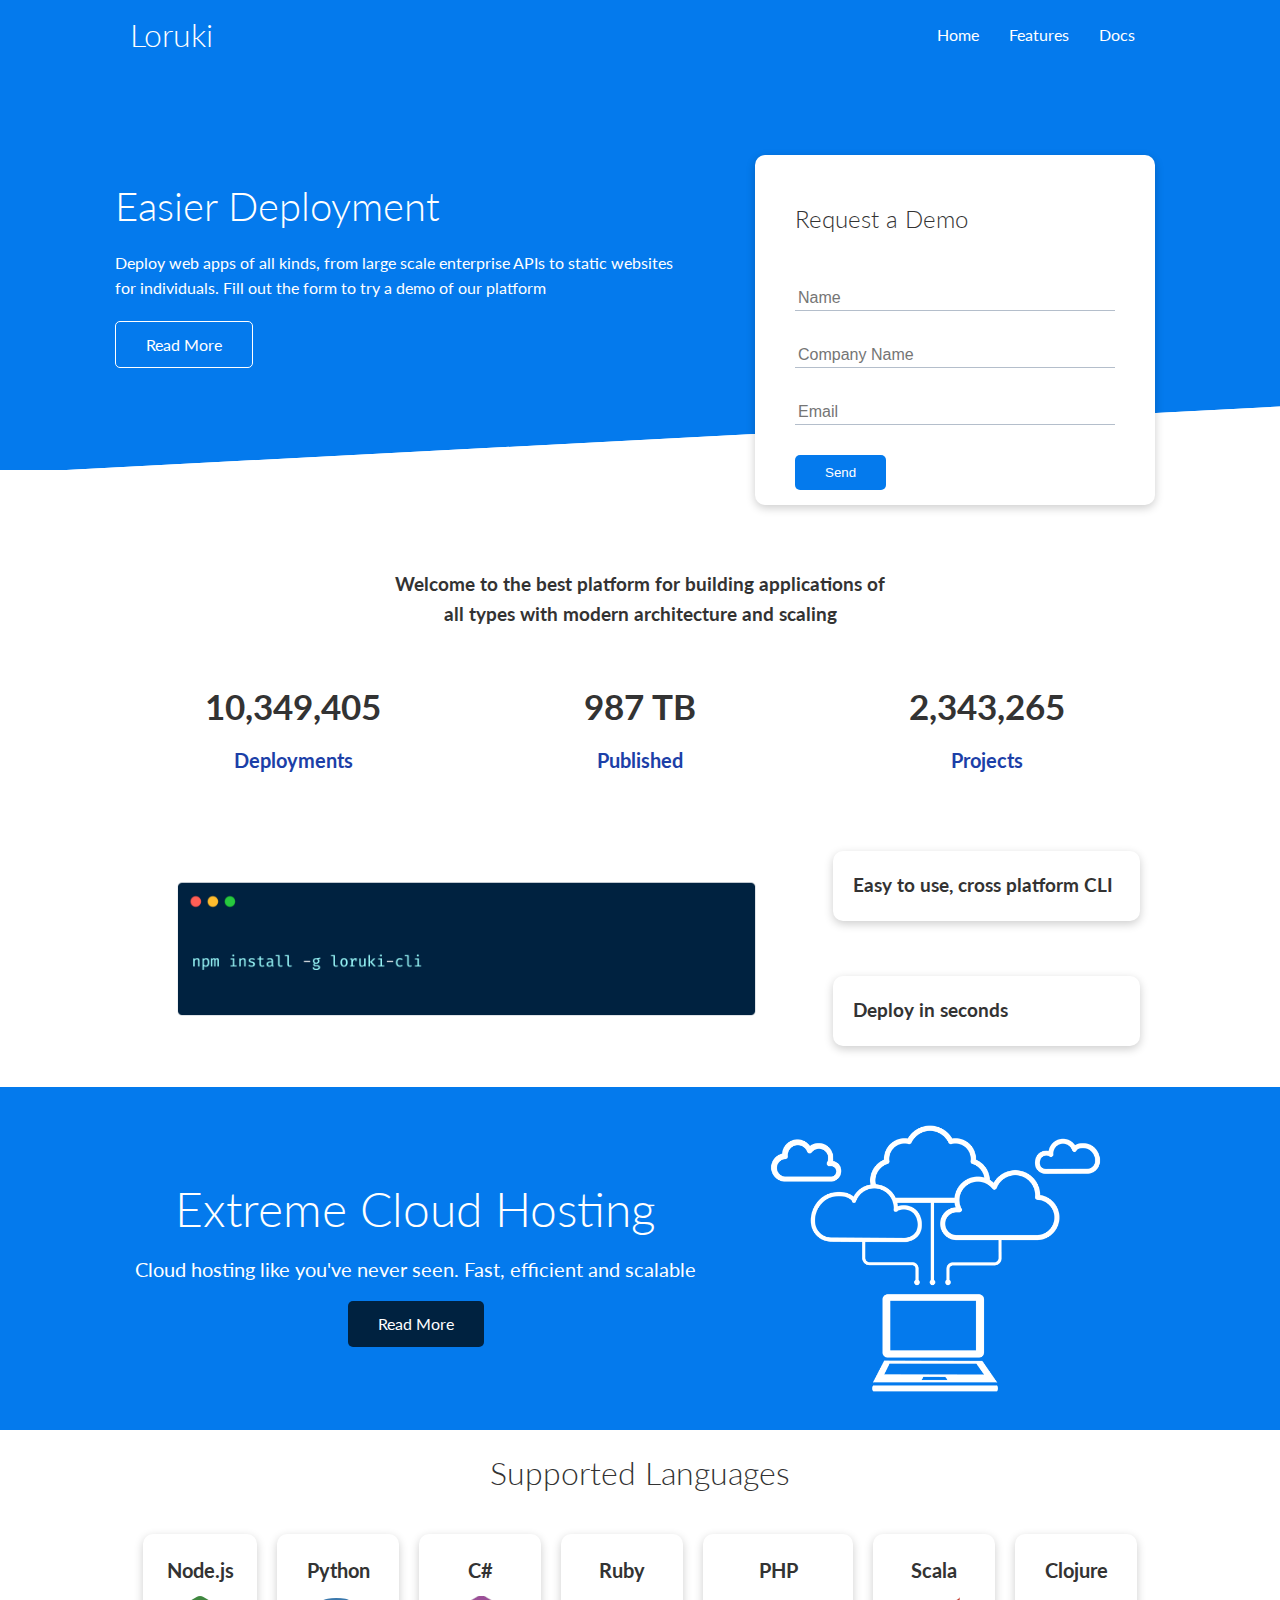
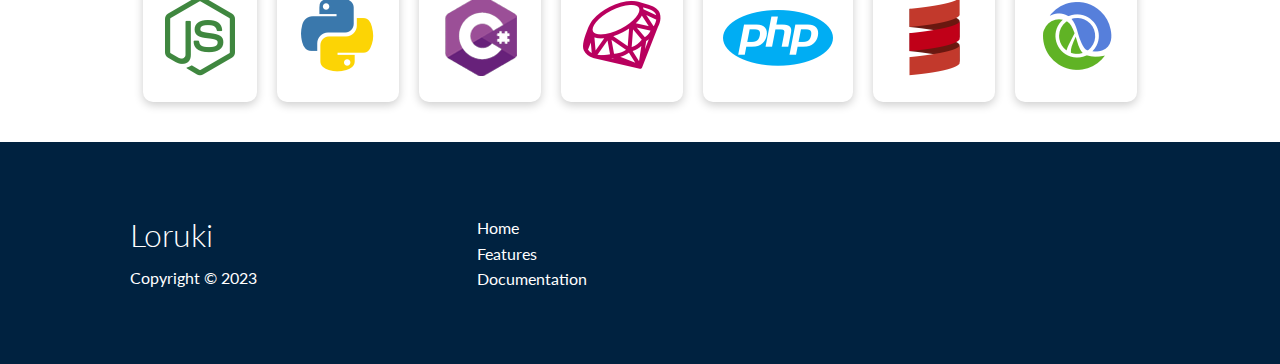
<file: index.html>
<!DOCTYPE html>
<html lang="en">
<head>
    <meta charset="UTF-8">
    <meta http-equiv="X-UA-Compatible" content="IE=edge">
    <meta name="viewport" content="width=device-width, initial-scale=1.0">
    <link rel="stylesheet" href="https://cdnjs.cloudflare.com/ajax/libs/font-awesome/6.4.0/css/all.min.css" integrity="sha512-iecdLmaskl7CVkqkXNQ/ZH/XLlvWZOJyj7Yy7tcenmpD1ypASozpmT/E0iPtmFIB46ZmdtAc9eNBvH0H/ZpiBw==" crossorigin="anonymous" referrerpolicy="no-referrer" />
    <link rel="stylesheet" href="css/utilities.css">
    <link rel="stylesheet" href="css/style.css">
    <title>Loruki | Cloud Hosting For Everyone</title>
</head>
<body>
    <!-- Navbar-->
    <div class="navbar">
        <div class="container flex">
            <h1 class="logo">Loruki</h1>
            <nav>
                <ul>
                    <li><a href="index.html">Home</a></li>
                    <li><a href="features.html">Features</a></li>
                    <li><a href="docs.html">Docs</a></li>
                </ul>
            </nav>
        </div>
    </div>

    <!-- Showcase-->
    <section class="showcase">
        <div class="container grid">
            <div class="showcase-text">
                <h1>Easier Deployment</h1>
                <p>Deploy web apps of all kinds, from large scale enterprise APIs to static websites for individuals. Fill out the form to try a demo of our platform</p>
                <a href="features.html" class="btn btn-outline">Read More</a>
            </div>

            <div class="showcase-form card">
                <h2>Request a Demo</h2>
                <form name="contact" method="POST" netlify-honeypot="bot-field" data-netlify="true">
                    <input type="hidden" name="form-name" value="contact">
                    <p class="hidden">
                        <label>
                          Don't fill this out if you're human: <input name="bot-field" />
                        </label>
                      </p>
                    <div class="form-control">
                        <input type="text" name="name" placeholder="Name" required>
                    </div>
                    <div class="form-control">
                        <input type="text" name="company" placeholder="Company Name" required>
                    </div>
                    <div class="form-control">
                        <input type="email" name="email" placeholder="Email" required>
                    </div>
                    <input type="submit" value="Send" class="btn btn-primary">
                </form>
                
            </div>
        </div>
    </section>

    <!-- Stats -->
    <section class="stats">
        <div class="container">
            <h3 class="stats-heading text-center my-1">
                Welcome to the best platform for building applications of all types with modern architecture and scaling
            </h3>

            <div class="grid grid-3 text-center my-4">
                <div>
                    <i class="fas fa-server fa-3x"></i>
                    <h3>10,349,405</h3>
                    <p class="text-secondary">Deployments</p>  
                </div>
                <div>
                    <i class="fas fa-upload fa-3x"></i>
                    <h3>987 TB</h3>
                    <p class="text-secondary">Published</p>  
                </div>
                <div>
                    <i class="fas fa-project-diagram fa-3x"></i>
                    <h3>2,343,265</h3>
                    <p class="text-secondary">Projects</p>  
                </div>
            </div>
        </div>
    </section>

    <!-- Cli -->
    <section class="cli">
        <div class="container grid">
            <img src="images/cli.png" alt="">
            <div class="card">
                <h3>Easy to use, cross platform CLI</h3>
            </div>
            <div class="card">
                    <h3>Deploy in seconds</h3>
            </div>
        </div>
    </section>

    <!-- Cloud -->
    <section class="cloud bg-primary my-2 py-2">
        <div class="container grid">
            <div class="text-center">
                <h2 class="lg">Extreme Cloud Hosting</h2>
                <p class="lead my-1">Cloud hosting like you've never seen. Fast, efficient and scalable</p>
                <a href="features.html" class="btn btn-dark">Read More</a>
            </div>
            <img src="images/cloud.png" alt="">
        </div>
    </section>

    <!-- Languages -->
    <section class="languages">
        <h2 class="md text-center my-2">
            Supported Languages
        </h2>
        <div class="container flex">
            <div class="card">
                <h4>Node.js</h4>
                <img src="images/logos/node.png" alt="">
            </div>
            <div class="card">
                <h4>Python</h4>
                <img src="images/logos/python.png" alt="">
              </div>
              <div class="card">
                <h4>C#</h4>
                <img src="images/logos/csharp.png" alt="">
              </div>
              <div class="card">
                <h4>Ruby</h4>
                <img src="images/logos/ruby.png" alt="">
              </div>
              <div class="card">
                <h4>PHP</h4>
                <img src="images/logos/php.png" alt="">
              </div>
              <div class="card">
                <h4>Scala</h4>
                <img src="images/logos/scala.png" alt="">
              </div>
              <div class="card">
                <h4>Clojure</h4>
                <img src="images/logos/clojure.png" alt="">
              </div>
        </div>
    </section>

    <!-- Footer -->
    <footer class="footer bg-dark py-5">
        <div class="container grid grid-3">
            <div>
                <h1>Loruki</h1>
                <p>Copyright &copy; 2023</p>
            </div>
            <nav>
                <ul>
                    <li><a href="index.html">Home</a></li>
                    <li><a href="features.html">Features</a></li>
                    <li><a href="docs.html">Documentation</a></li>
                </ul>
            </nav>

            <div class="social">
                <a href="#"><i class="fab fa-github fa-2x"></i></a>
                <a href="#"><i class="fab fa-facebook fa-2x"></i></a>
                <a href="#"><i class="fab fa-instagram fa-2x"></i></a>
                <a href="#"><i class="fab fa-twitter fa-2x"></i></a>
            </div>
        </div>
    </footer>
</body>
</html>
</file>
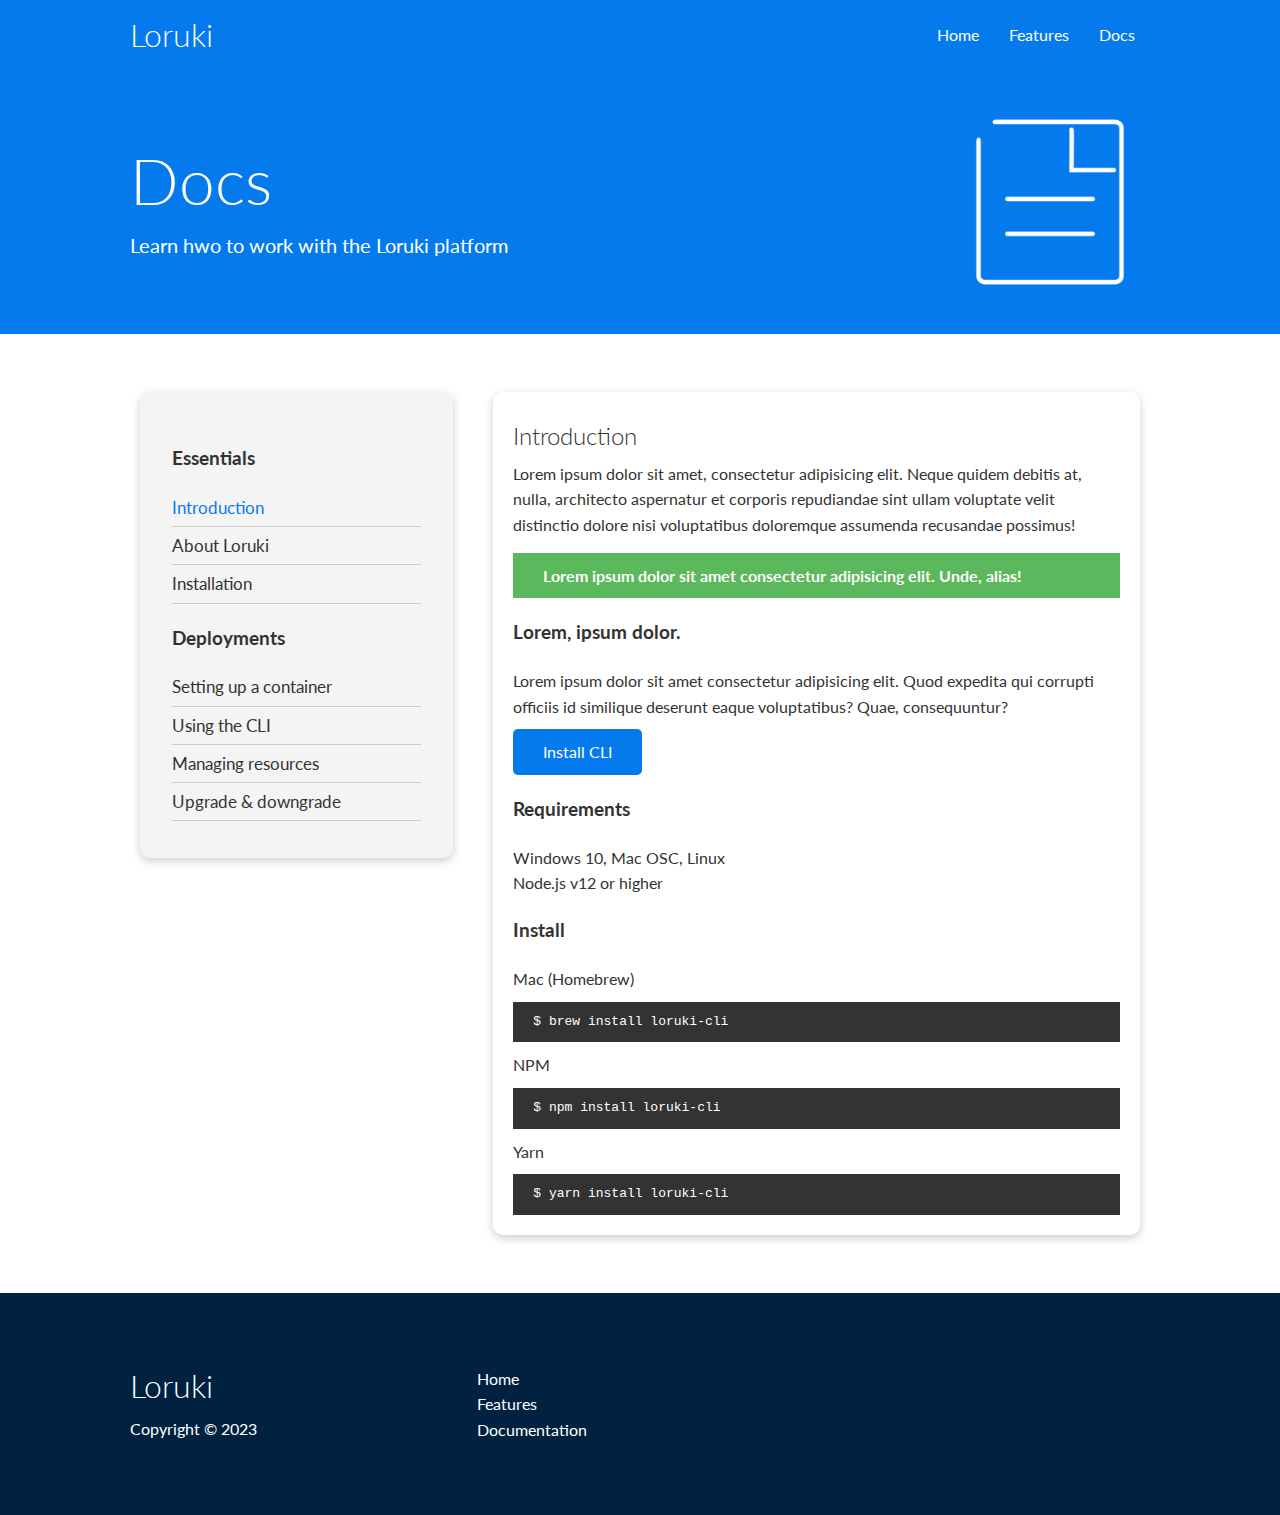
<file: docs.html>
<!DOCTYPE html>
<html lang="en">
<head>
    <meta charset="UTF-8">
    <meta http-equiv="X-UA-Compatible" content="IE=edge">
    <meta name="viewport" content="width=device-width, initial-scale=1.0">
    <link rel="stylesheet" href="https://cdnjs.cloudflare.com/ajax/libs/font-awesome/6.4.0/css/all.min.css" integrity="sha512-iecdLmaskl7CVkqkXNQ/ZH/XLlvWZOJyj7Yy7tcenmpD1ypASozpmT/E0iPtmFIB46ZmdtAc9eNBvH0H/ZpiBw==" crossorigin="anonymous" referrerpolicy="no-referrer" />
    <link rel="stylesheet" href="css/utilities.css">
    <link rel="stylesheet" href="css/style.css">
    <title>Loruki | Cloud Hosting For Everyone</title>
</head>
<body>
    <!-- Navbar-->
    <div class="navbar">
        <div class="container flex">
            <h1 class="logo">Loruki</h1>
            <nav>
                <ul>
                    <li><a href="index.html">Home</a></li>
                    <li><a href="features.html">Features</a></li>
                    <li><a href="docs.html">Docs</a></li>
                </ul>
            </nav>
        </div>
    </div>

    <!-- Head-->
    <section class="docs-head bg-primary py-3">
        <div class="container grid">
            <div>
                <h1 class="xl">Docs</h1>
                <p class="lead">
                    Learn hwo to work with the Loruki platform
                </p>
            </div>
            <img src="images/docs.png" alt="">
        </div>
    </section>

    <!-- Docs main-->
    <section class="docs-main my-4">
        <div class="container grid">
            <div class="card bg-light p-3">
                <h3 class="my-2">Essentials</h3>
                <nav>
                    <ul>
                        <li><a class="text-primary" href="#">Introduction</a></li>
                        <li><a href="#">About Loruki</a></li>
                        <li><a href="#">Installation</a></li>
                    </ul>
                </nav>

                <h3 class="my-2">Deployments</h3>
                <nav>
                    <ul>
                        <li><a href="#">Setting up a container</a></li>
                        <li><a href="#">Using the CLI</a></li>
                        <li><a href="#">Managing resources</a></li>
                        <li><a href="#">Upgrade & downgrade</a></li>
                    </ul>
                </nav>
            </div>
            <div class="card">
                <h2>Introduction</h2>
                <p>Lorem ipsum dolor sit amet, consectetur adipisicing elit. Neque quidem debitis at, nulla, architecto aspernatur et corporis repudiandae sint ullam voluptate velit distinctio dolore nisi voluptatibus doloremque assumenda recusandae possimus!</p>
                
                <div class="alert alert-success">
                    <i class="fas fa-info"></i> Lorem ipsum dolor sit amet consectetur adipisicing elit. Unde, alias!
                </div>

                <h3>Lorem, ipsum dolor.</h3> 
                <p>Lorem ipsum dolor sit amet consectetur adipisicing elit. Quod expedita qui corrupti officiis id similique deserunt eaque voluptatibus? Quae, consequuntur?</p>
                <a href="#" class="btn btn-primary">Install CLI</a>
                <h3>Requirements</h3>
                <ul>
                    <li>Windows 10, Mac OSC, Linux</li>
                    <li>Node.js v12 or higher</li>
                </ul>

                <h3>Install</h3>
                <p>Mac (Homebrew)</p>
                <pre><code>$ brew install loruki-cli</code></pre>
                <p>NPM</p>
                <pre><code>$ npm install loruki-cli</code></pre>
                <p>Yarn</p>
                <pre><code>$ yarn install loruki-cli</code></pre>
            </div>
        </div>
    </section>

    <!-- Footer -->
    <footer class="footer bg-dark py-5">
        <div class="container grid grid-3">
            <div>
                <h1>Loruki</h1>
                <p>Copyright &copy; 2023</p>
            </div>
            <nav>
                <ul>
                    <li><a href="index.html">Home</a></li>
                    <li><a href="features.html">Features</a></li>
                    <li><a href="docs.html">Documentation</a></li>
                </ul>
            </nav>

            <div class="social">
                <a href="#"><i class="fab fa-github fa-2x"></i></a>
                <a href="#"><i class="fab fa-facebook fa-2x"></i></a>
                <a href="#"><i class="fab fa-instagram fa-2x"></i></a>
                <a href="#"><i class="fab fa-twitter fa-2x"></i></a>
            </div>
        </div>
    </footer>
</body>
</html>
</file>
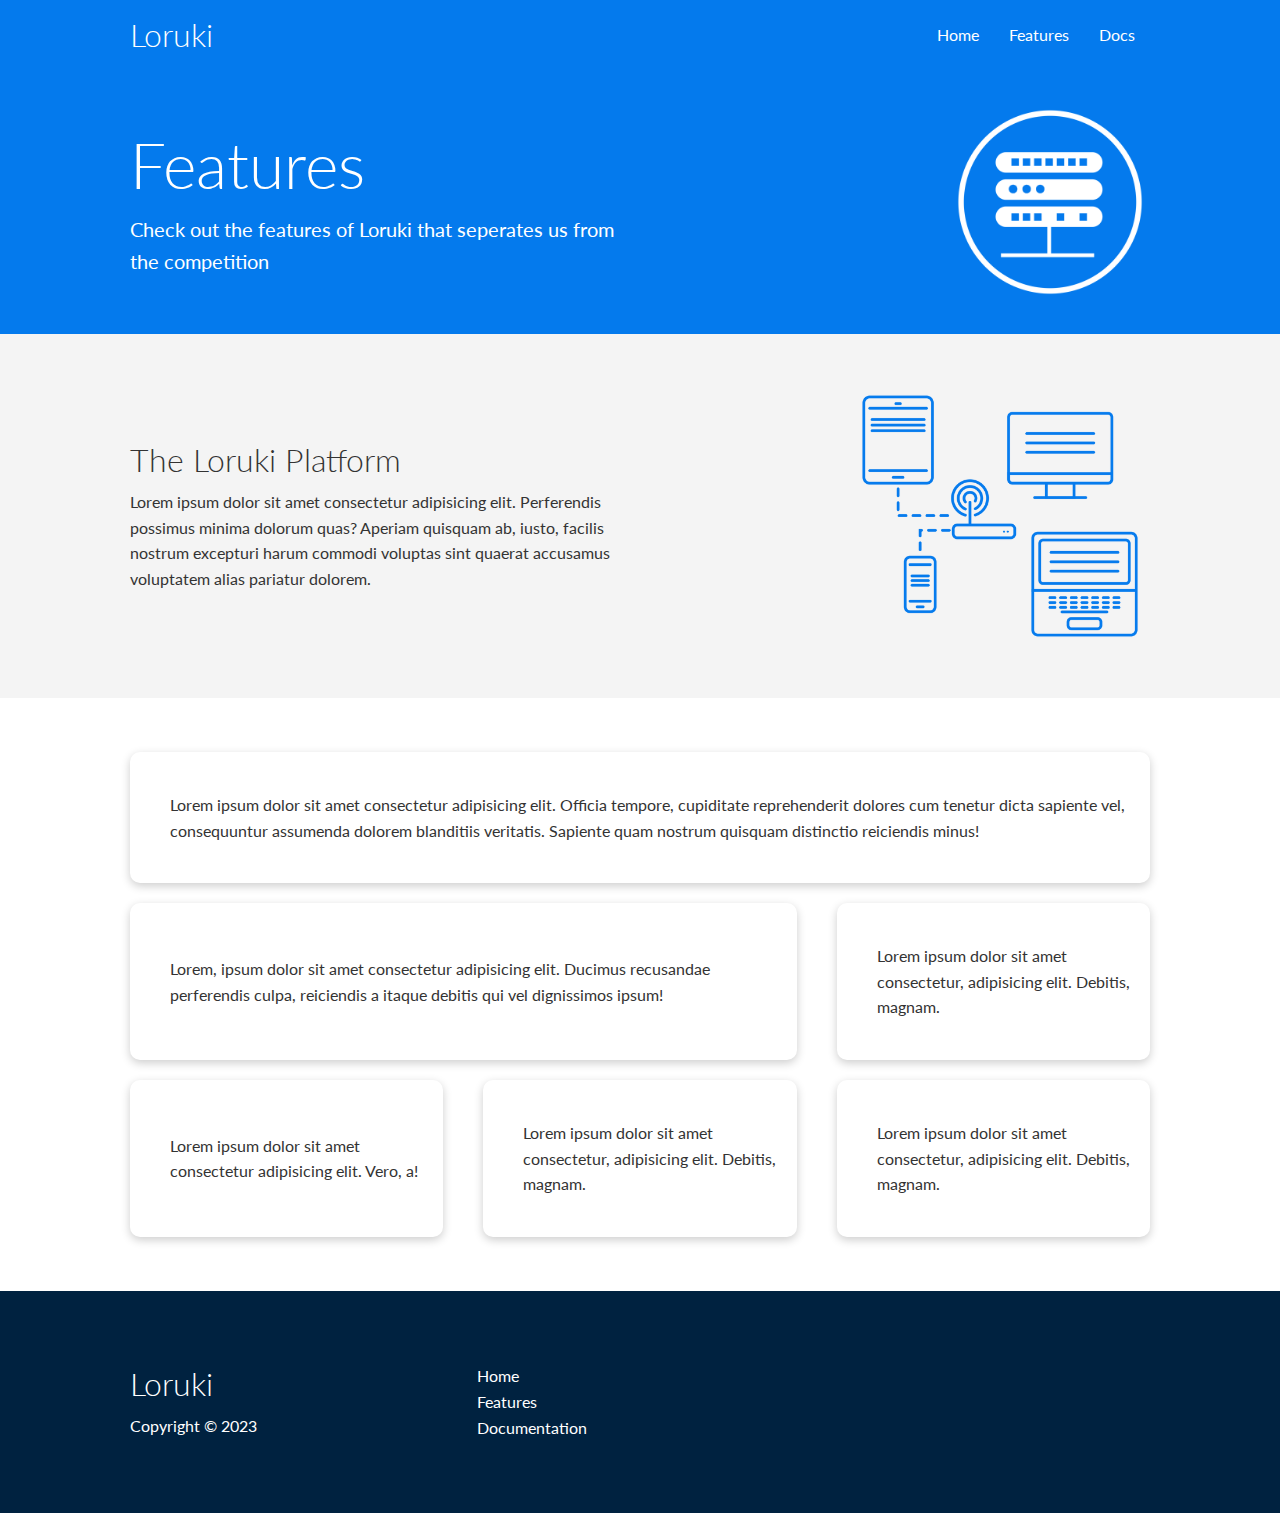
<file: features.html>
<!DOCTYPE html>
<html lang="en">
<head>
    <meta charset="UTF-8">
    <meta http-equiv="X-UA-Compatible" content="IE=edge">
    <meta name="viewport" content="width=device-width, initial-scale=1.0">
    <link rel="stylesheet" href="https://cdnjs.cloudflare.com/ajax/libs/font-awesome/6.4.0/css/all.min.css" integrity="sha512-iecdLmaskl7CVkqkXNQ/ZH/XLlvWZOJyj7Yy7tcenmpD1ypASozpmT/E0iPtmFIB46ZmdtAc9eNBvH0H/ZpiBw==" crossorigin="anonymous" referrerpolicy="no-referrer" />
    <link rel="stylesheet" href="css/utilities.css">
    <link rel="stylesheet" href="css/style.css">
    <title>Loruki | Cloud Hosting For Everyone</title>
</head>
<body>
    <!-- Navbar-->
    <div class="navbar">
        <div class="container flex">
            <h1 class="logo">Loruki</h1>
            <nav>
                <ul>
                    <li><a href="index.html">Home</a></li>
                    <li><a href="features.html">Features</a></li>
                    <li><a href="docs.html">Docs</a></li>
                </ul>
            </nav>
        </div>
    </div>

    <!-- Head-->
    <section class="features-head bg-primary py-3">
        <div class="container grid">
            <div>
                <h1 class="xl">Features</h1>
                <p class="lead">
                    Check out the features of Loruki that seperates us from the competition
                </p>
            </div>
            <img src="images/server.png" alt="">
        </div>
    </section>

    <!-- Sub head-->

    <section class="features-sub-head bg-light py-3">
        <div class="container grid">
            <div>
                <h1 class="md">The Loruki Platform</h1>
                <p>
                    Lorem ipsum dolor sit amet consectetur adipisicing elit. Perferendis possimus minima dolorum quas? Aperiam quisquam ab, iusto, facilis nostrum excepturi harum commodi voluptas sint quaerat accusamus voluptatem alias pariatur dolorem.
                </p>
            </div>
            <img src="images/server2.png" alt="">
        </div>
    </section>

    <section class="features-main my-2">
        <div class="container grid grid-3">
            <div class="card flex">
                <i class="fas fa-server fa-3x"></i>
                <p>Lorem ipsum dolor sit amet consectetur adipisicing elit. Officia tempore, cupiditate reprehenderit dolores cum tenetur dicta sapiente vel, consequuntur assumenda dolorem blanditiis veritatis. Sapiente quam nostrum quisquam distinctio reiciendis minus!</p>
            </div>
            <div class="card flex">
                <i class="fas fa-network-wired fa-3x"></i>
                <p>
                    Lorem, ipsum dolor sit amet consectetur adipisicing elit. Ducimus
                    recusandae perferendis culpa, reiciendis a itaque debitis qui vel
                    dignissimos ipsum!
                </p>
            </div>
            <div class="card flex">
                <i class="fas fa-laptop-code fa-3x"></i>
                <p>
                    Lorem ipsum dolor sit amet consectetur, adipisicing elit. Debitis,
                    magnam.
                </p>
            </div>
            <div class="card flex">
                <i class="fas fa-database fa-3x"></i>
                <p>
                    Lorem ipsum dolor sit amet consectetur adipisicing elit. Vero, a!
                </p>
            </div>
            <div class="card flex">
                <i class="fas fa-power-off fa-3x"></i>
                <p>
                    Lorem ipsum dolor sit amet consectetur, adipisicing elit. Debitis,
                    magnam.
                </p>
            </div>
            <div class="card flex">
                <i class="fas fa-upload fa-3x"></i>
                <p>
                    Lorem ipsum dolor sit amet consectetur, adipisicing elit. Debitis,
                    magnam.
                </p>
            </div>
        </div>
    </section>

    <!-- Footer -->
    <footer class="footer bg-dark py-5">
        <div class="container grid grid-3">
            <div>
                <h1>Loruki</h1>
                <p>Copyright &copy; 2023</p>
            </div>
            <nav>
                <ul>
                    <li><a href="index.html">Home</a></li>
                    <li><a href="features.html">Features</a></li>
                    <li><a href="docs.html">Documentation</a></li>
                </ul>
            </nav>

            <div class="social">
                <a href="#"><i class="fab fa-github fa-2x"></i></a>
                <a href="#"><i class="fab fa-facebook fa-2x"></i></a>
                <a href="#"><i class="fab fa-instagram fa-2x"></i></a>
                <a href="#"><i class="fab fa-twitter fa-2x"></i></a>
            </div>
        </div>
    </footer>
</body>
</html>
</file>
<file: css/utilities.css>
.container {
    max-width: 1100px;
    margin: 0 auto;
    overflow: auto;
    padding: 0 40px;
}

.card {
    background-color: #fff;
    color: #333;
    border-radius: 10px;
    box-shadow: 0 3px 10px rgba(0,0,0,0.2);
    padding: 20px;
    margin: 10px;
}

.btn {
    display:inline-block;
    padding: 10px 30px;
    cursor: pointer;
    background: var(--primary-color);
    color: #fff;
    border: none;
    border-radius: 5px;
}

.btn-outline {
    background-color: transparent;
    border: 1px #fff solid;
}

.btn:hover {
    transform: scale(0.98);
}

/* Background & colored buttons */
.bg-primary,
.btn-primary{
    background-color: var(--primary-color);
    color:#fff;
}

.bg-secondary,
.btn-secondary{
    background-color: var(--secondary-color);
    color:#fff;
}

.bg-dark,
.btn-dark{
    background-color: var(--dark-color);
    color:#fff;
}

.bg-light,
.btn-light{
    background-color: var(--light-color);
    color:#333;
}

.bg-primary a,
.btn-primary a,
.bg-secondary a,
.btn-secondary a,
.bg-dark a,
.btn-dark a {
    color:#fff;
}

/* Text colors */ 

.text-primary{
    color: var(--primary-color);
}

.text-secondary {
    color: var(--secondary-color);
}

.text-dark {
    color: var(--dark-color);
}

.text-light {
    color: var(--light-color);
}

/* Text sizes */
.lead {
    font-size: 20px;
}

.sm {
    font-size: 1rem;
}

.md {
    font-size: 2rem;
}

.lg {
    font-size: 3rem;
}

.xl {
    font-size: 4rem;
}

.text-center {
    text-align: center;
}

/* Alert */
.alert {
    background-color: var/--light-color;
    padding: 10px 20px;
    font-weight: bold;
    margin: 15px 0;
}

.alert i {
    margin-right: 10px;
}

.alert-success {
    background-color: var(--success-color);
    color: #fff;
}

.alert-error {
    background-color: var(--error-color);
    color: #fff;
}


.flex {
    display: flex;
    justify-content: center;
    align-items: center;
    height: 100%;
}

.grid {
    display: grid;
    grid-template-columns: repeat(2, 1fr);
    gap: 20px;
    justify-content: center;
    align-items: center;
    height: 100%;
}

.grid-3 {
    grid-template-columns: repeat(3, 1fr);
}

/* Margin */
.my-1 {
    margin: 1rem 0;
}

.my-2 {
    margin: 1.5rem 0;
}

.my-3 {
    margin: 2rem 0;
}

.my-4 {
    margin: 3rem 0;
}

.my-5 {
    margin: 4rem 0;
}

.m-1 {
    margin: 1rem;
}

.m-2 {
    margin: 1.5rem;
}

.m-3 {
    margin: 2rem;
}

.m-4 {
    margin: 3rem;
}

.m-5 {
    margin: 4rem;
}


/* Padding */
.py-1 {
    padding: 1rem 0;
}

.py-2 {
    padding: 1.5rem 0;
}

.py-3 {
    padding: 2rem 0;
}

.py-4 {
    padding: 3rem 0;
}

.py-5 {
    padding: 4rem 0;
}

.p-1 {
    padding: 1rem;
}

.p-2 {
    padding: 1.5rem;
}

.p-3 {
    padding: 2rem;
}

.p-4 {
    padding: 3rem;
}

.p-5 {
    padding: 4rem;
}
</file>
<file: css/style.css>
@import url('https://fonts.googleapis.com/css2?family=Lato:wght@300&display=swap');

:root {
    --primary-color: #047aed;
    --secondary-color: #1c3fa8;
    --dark-color: #002240;
    --light-color: #f4f4f4;
    --success-color: #5cb85c;
    --error-color: #d9534f;
}

* {
    box-sizing: border-box;
    padding: 0;
    margin: 0;
}

body {
    font-family: 'Lato', sans-serif;
    color: #333;
    line-height: 1.6;
}

ul {
    list-style-type: none;
}

a {
    text-decoration: none;
    color: #333;
}

h1, 
h2 {
    font-weight: 300;
    line-height: 1.2;
    margin: 10px 0;
}

p {
    margin: 10px 0;
}

img {
    width: 100%;
}

code,
pre {
    background: #333;
    color: #fff;
    padding: 10px;
}

.hidden {
    visibility: hidden;
    height: 0;
}

/* Navbar */
.navbar {
    background-color: var(--primary-color);
    color:#fff;
    height: 70px;
}

.navbar ul {
    display:flex;
}

.navbar a {
    color:#fff;
    padding: 10px;
    margin: 0 5px;
}

.navbar a:hover {
    border-bottom: 2px #fff solid;
}

.navbar .flex {
    justify-content: space-between;
}

/* Showcase */
.showcase {
    height: 400px;
    background-color: var(--primary-color);
    color: #fff;
    position: relative;
}

.showcase h1 {
    font-size: 40px;
}

.showcase p {
    margin: 20px 0;
}

.showcase .grid {
    overflow: visible;
    grid-template-columns: 55% 45%;
    gap: 30px;
}

.showcase-text {
    animation: slideInFromLeft 1s ease-in;
}

.showcase-form {
    position: relative;
    top: 60px;
    height: 350px;
    width: 400px;
    padding: 40px;
    z-index: 100;
    justify-self: flex-end;
    animation: slideInFromRight 1s ease-in;
}

.showcase .form-control {
    margin: 30px 0;
}

.showcase-form input[type='text'],
.showcase-form input[type='email'] {
    border: 0;
    border-bottom: 1px solid #b4becb;
    width: 100%;
    padding: 3px;
    font-size: 16px;
}

.showcase-form input:focus {
    outline:none;
}

.showcase::before,
.showcase::after {
    content: '';
    position: absolute;
    height: 100px;
    bottom:-70px;
    right: 0;
    left: 0;
    background: #fff;
    transform: skewY(-3deg);
    -webkit-transform: skewY(-3deg);
    -moz-transform: skewY(-3deg);
    -ms-transform: skewY(-3deg);
}

/* Stats */
.stats {
    padding-top: 100px;
    animation: slideInFromBottom 1s ease-in;
}

.stats-heading {
    max-width: 500px;
    margin: auto;
}

.stats .grid h3 {
    font-size: 35px;
}

.stats .grid p {
    font-size: 20px;
    font-weight: bold;
}

/* Cli */

.cli .grid {
    grid-template-columns: repeat(3, 1fr);
    grid-template-rows: repeat(2, 1fr);
}

.cli .grid > *:first-child {
    grid-column: 1 / span 2;
    grid-row: 1 / span 2;
}

/* Cloud */ 
.cloud .grid {
    grid-template-columns: 4fr 3fr;
}

/* Languages */
.languages .flex {
    flex-wrap: wrap;
}

.languages .card {
    text-align: center;
    margin: 18px 10px 40px;
    transition: transform 0.2s ease-in;
}

.languages .card h4 {
    font-size: 20px;
    margin-bottom: 10px;
}
.languages .card:hover {
    transform: translateY(-15px);
}

/* Features */ 

.features-head img,
.docs-head img {
    width: 200px;
    justify-self: flex-end;
}

.features-sub-head img {
    width: 300px;
    justify-self: flex-end;
}

.features-main .card > i {
    margin-right: 20px;
}

.features-main .grid {
    padding: 30px;
}

.features-main .grid > *:first-child {
    grid-column: 1 / span 3;
}

.features-main .grid > *:nth-child(2) {
    grid-column: 1 / span 2;
}

/* Docs */
.docs-main h3 {
    margin: 20px 0;
}

.docs-main .grid {
    grid-template-columns: 1fr 2fr;
    align-items: flex-start
}

.docs-main nav li {
    font-size: 17px;
    padding-bottom: 5px;
    margin-bottom: 5px;
    border-bottom: 1px #ccc solid;
}

.docs-main a:hover {
    font-weight: bold;
}


/* Footer */

.footer .social a {
    margin: 10px;
}

/* Animations */
@keyframes slideInFromLeft {
    0% {
        transform: translateX(-100%);
    }

    100% {
        transform: translateX(0);
    }
}

@keyframes slideInFromRight {
    0% {
        transform: translateX(100%);
    }

    100% {
        transform: translateX(0);
    }
}

@keyframes slideInFromTop {
    0% {
        transform: translateY(-100%);
    }

    100% {
        transform: translateY(0);
    }
}

@keyframes slideInFromBottom {
    0% {
        transform: translateY(100%);
    }

    100% {
        transform: translateY(0);
    }
}

/* Tablets and under */
@media(max-width: 768px) {
    .grid,
    .showcase .grid,
    .stats .grid,
    .cli .grid,
    .cloud .grid,
    .features-main .grid,
    .docs-main .grid {
        grid-template-columns: 1fr;
        grid-template-rows: 1fr;
    }

    .showcase {
        height: auto;
    }

    .showcase-text {
        text-align: center;
        margin-top: 40px;
        animation: slideInFromTop 1s ease-in;
    }

    .showcase-form {
        justify-self: center;
        margin: auto;
        animation: slideInFromBottom 1s ease-in;
    }

    .cli .grid > *:first-child {
        grid-column: 1;
        grid-row: 1;
    }

    .features-head,
    .features-sub-head,
    .docs-head {
        text-align: center;

    }

    .features-head img,
    .features-sub-head img,
    .docs-head img {
        justify-self: center;
        
    }

    .features-main .grid > *:first-child,
    .features-main .grid > *:nth-child(2) {
        grid-column: 1;
    } 
    
    
}

/* Mobile */
@media(max-width: 500px) {
    .navbar {
        height: 110px;
    }

    .navbar .flex {
        flex-direction: column;
    }

    .navbar ul {
        padding: 10px;
        background-color: rgba(0, 0, 0, 0.1);
    }

    .showcase-form {
        width: 300px;
    }
}
</file>
